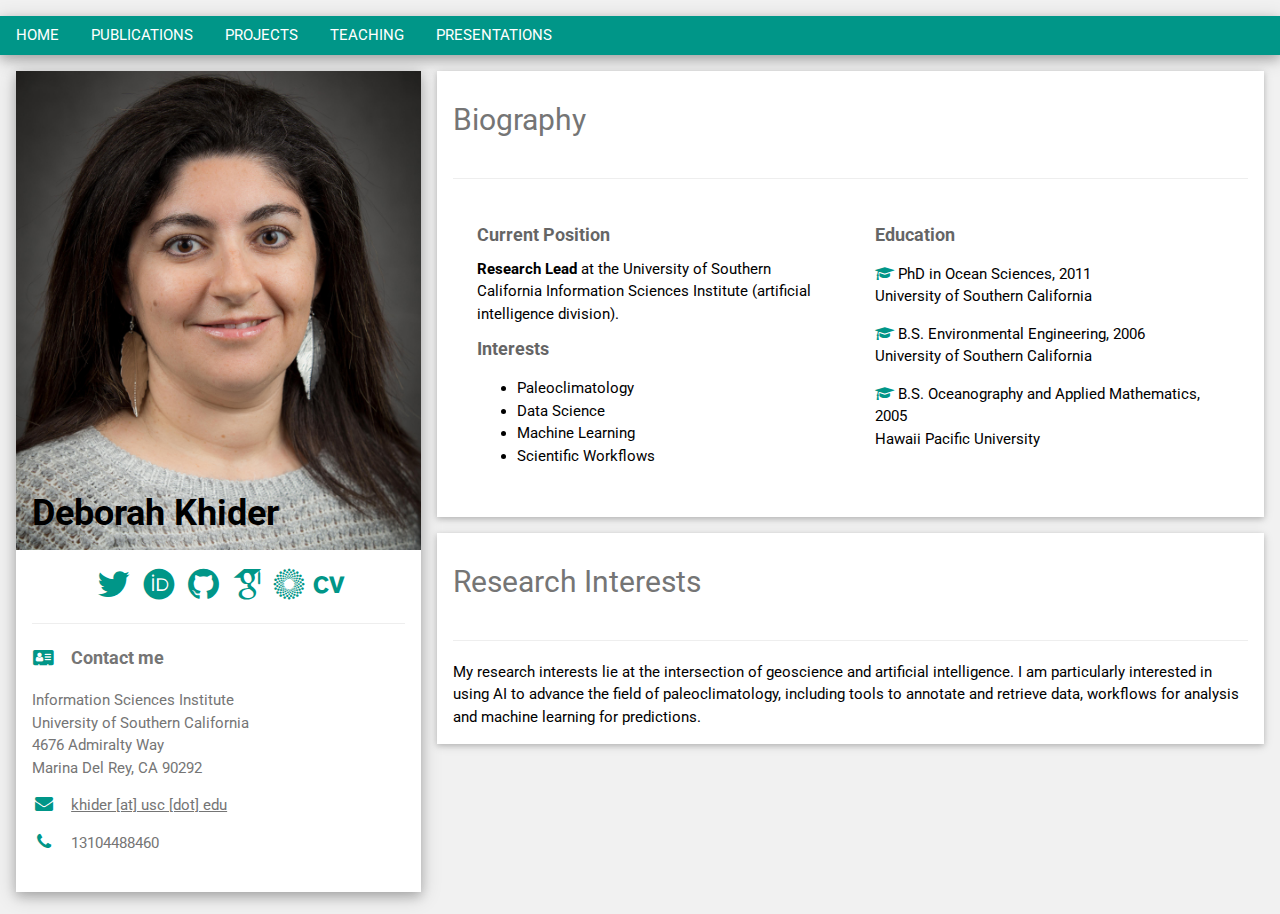
<file: index.html>
<!DOCTYPE html>
<html>
<title>Deborah Khider's personal webpage</title>
<meta charset="UTF-8">
<meta name="viewport" content="width=device-width, initial-scale=1">
<link rel="stylesheet" href="./stylesheets/w3cstyle.css">
<link rel="stylesheet" href="https://fonts.googleapis.com/css?family=Roboto">
<link rel="stylesheet" href="https://cdnjs.cloudflare.com/ajax/libs/font-awesome/4.7.0/css/font-awesome.min.css">
<link rel="stylesheet" href="./stylesheets/academicons.css"/>
<style>
html,body,h1,h2,h3,h4,h5,h6 {font-family: "Roboto", sans-serif}
</style>
<body class="w3-light-grey">

<!-- Page Container -->
<div class="w3-content w3-margin-top" style="max-width:1400px;">

	<div class="w3-bar w3-teal w3-margin-bottom w3-card-4">
		<a href="#" class="w3-bar-item w3-button w3-padding-xlarge">HOME</a>
		<a href="pubs.html" class="w3-bar-item w3-button w3-padding-xlarge">PUBLICATIONS</a>
		<a href="projs.html" class="w3-bar-item w3-button w3-padding-xlarge">PROJECTS</a>
		<a href="teaching.html" class="w3-bar-item w3-button w3-padding-xlarge">TEACHING</a>
		<a href="presentations.html" class="w3-bar-item w3-button w3-padding-xlarge">PRESENTATIONS</a>			
	</div>

  <!-- The Grid -->
  <div class="w3-row-padding">
  
    <!-- Left Column -->
    <div class="w3-third">
    
     <div class="w3-white w3-text-grey w3-card-4">
        <div class="w3-display-container">
          <img src="./image/avatar_half.jpg" style="width:100%" alt="Avatar">
          <div class="w3-display-bottomleft w3-container w3-text-black">
			  <h1><b>Deborah Khider</b></h1>
          </div>
        </div>
		 
        <div class="w3-container">
          <!-- <p><i class="fa fa-briefcase fa-fw w3-margin-right w3-large w3-text-teal"></i>Designer</p>
          <p><i class="fa fa-home fa-fw w3-margin-right w3-large w3-text-teal"></i>London, UK</p>
          <p><i class="fa fa-envelope fa-fw w3-margin-right w3-large w3-text-teal"></i>ex@mail.com</p>
          <p><i class="fa fa-phone fa-fw w3-margin-right w3-large w3-text-teal"></i>1224435534</p> -->
		  <p style="text-align:center"><a href="https://twitter.com/dkhider"><i class="fa fa-twitter fa-fw w3-xxlarge w3-text-teal w3-hover-opacity"></i></a>
		  <a href="https://orcid.org/0000-0001-7501-8430"><i class="ai ai-orcid w3-xxlarge w3-text-teal w3-hover-opacity"></i></a>
		  <a href="https://github.com/khider"><i class="fa fa-github fa-fw w3-xxlarge w3-text-teal w3-hover-opacity"></i></a> 
		  <a href="https://scholar.google.com/citations?user=h1zqnCwAAAAJ&hl=en"><i class="ai ai-google-scholar w3-xxlarge w3-text-teal w3-hover-opacity"></i></a>
		  <a href="https://figshare.com/authors/Deborah_Khider/4673140"><i class="ai ai-figshare w3-xxlarge w3-text-teal w3-hover-opacity"></i></a>
		  <a href="./files/CV.pdf"><i class="ai ai-cv w3-xxlarge w3-text-teal w3-hover-opacity"></i></a>
		  </p>
          <hr>

          <p class="w3-large w3-text-theme"><b><i class="fa fa-address-card fa-fw w3-margin-right w3-text-teal"></i>Contact me</b></p>
			<p>Information Sciences Institute<br>
			University of Southern California<br>
			4676 Admiralty Way<br>
			Marina Del Rey, CA 90292</p>
			<p><i class="fa fa-envelope fa-fw w3-margin-right w3-large w3-text-teal"></i><a href ="mailto:khider@usc.edu">khider [at] usc [dot] edu</a></p>
		  	<p><i class="fa fa-phone fa-fw w3-margin-right w3-large w3-text-teal"></i>13104488460</p>
			<i class="fas fa-map-marker-alt"></i>
          <br>
        </div>
      </div><br>

    <!-- End Left Column -->
    </div>

    <!-- Right Column -->
    <div class="w3-twothird">
    
      <div class="w3-container w3-card w3-white w3-margin-bottom">
        <h2 class="w3-text-grey w3-padding-16">Biography</h2>
		 <hr> 
        <div class="w3-half w3-padding-large">
		  <h5 class="w3-opacity"><b>Current Position </b></h5>	
			<b>Research Lead</b> at the University of Southern California Information Sciences Institute (artificial intelligence division).
          <h5 class="w3-opacity"><b>Interests</b></h5>
          <!--<h6 class="w3-text-teal"><i class="fa fa-calendar fa-fw w3-margin-right"></i>Jan 2015 - <span class="w3-tag w3-teal w3-round">Current</span></h6>-->
		<ul>
			<li> Paleoclimatology</li>
			<li> Data Science</li>
			<li> Machine Learning</li>
			<li> Scientific Workflows</li>
			</ul>
		<br>	
        </div>
		 
		<div class="w3-half w3-padding-large">
          <h5 class="w3-opacity"><b>Education</b></h5>
          <p class="w3-text-theme"><i class="fa fa-graduation-cap w3-text-teal"></i>  PhD in Ocean Sciences, 2011 <br> University of Southern California</p>
		  <p class="w3-text-theme"><i class="fa fa-graduation-cap w3-text-teal"></i>  B.S. Environmental Engineering, 2006 <br> University of Southern California</p>	
		  <p class="w3-text-theme"><i class="fa fa-graduation-cap w3-text-teal"></i>  B.S. Oceanography and Applied Mathematics, 2005 <br> Hawaii Pacific University</p>
        <br>
		  </div><br></div>
		  <!-- Research interests -->
    
      <div class="w3-container w3-card w3-white w3-margin-bottom">
        <h2 class="w3-text-grey w3-padding-16">Research Interests</h2>
		  <hr>
		  <p class="w3-text-theme">My research interests lie at the intersection of geoscience and artificial intelligence. I am particularly interested in using AI to advance the field of paleoclimatology, including tools to annotate and retrieve data, workflows for analysis and machine learning for predictions. </p>
			</div>
		  
		<!--
        <div class="w3-container">
          <h5 class="w3-opacity"><b>Web Developer / something.com</b></h5>
          <h6 class="w3-text-teal"><i class="fa fa-calendar fa-fw w3-margin-right"></i>Mar 2012 - Dec 2014</h6>
          <p>Consectetur adipisicing elit. Praesentium magnam consectetur vel in deserunt aspernatur est reprehenderit sunt hic. Nulla tempora soluta ea et odio, unde doloremque repellendus iure, iste.</p>
          <hr>
        </div>
        <div class="w3-container">
          <h5 class="w3-opacity"><b>Graphic Designer / designsomething.com</b></h5>
          <h6 class="w3-text-teal"><i class="fa fa-calendar fa-fw w3-margin-right"></i>Jun 2010 - Mar 2012</h6>
          <p>Lorem ipsum dolor sit amet, consectetur adipisicing elit. </p><br>
        </div>
      </div>-->

      <!--<div class="w3-container w3-card w3-white">
        <h2 class="w3-text-grey w3-padding-16"><i class="fa fa-certificate fa-fw w3-margin-right w3-xxlarge w3-text-teal"></i>Education</h2>
        <div class="w3-container">
          <h5 class="w3-opacity"><b>W3Schools.com</b></h5>
          <h6 class="w3-text-teal"><i class="fa fa-calendar fa-fw w3-margin-right"></i>Forever</h6>
          <p>Web Development! All I need to know in one place</p>
          <hr>
        </div>
        <div class="w3-container">
          <h5 class="w3-opacity"><b>London Business School</b></h5>
          <h6 class="w3-text-teal"><i class="fa fa-calendar fa-fw w3-margin-right"></i>2013 - 2015</h6>
          <p>Master Degree</p>
          <hr>
        </div>
        <div class="w3-container">
          <h5 class="w3-opacity"><b>School of Coding</b></h5>
          <h6 class="w3-text-teal"><i class="fa fa-calendar fa-fw w3-margin-right"></i>2010 - 2013</h6>
          <p>Bachelor Degree</p><br>
        </div>
      </div>-->

    <!-- End Right Column -->
    </div>
    
  <!-- End Grid -->
  </div>
  
  <!-- End Page Container -->
</div>



</body>
</html>
</file>
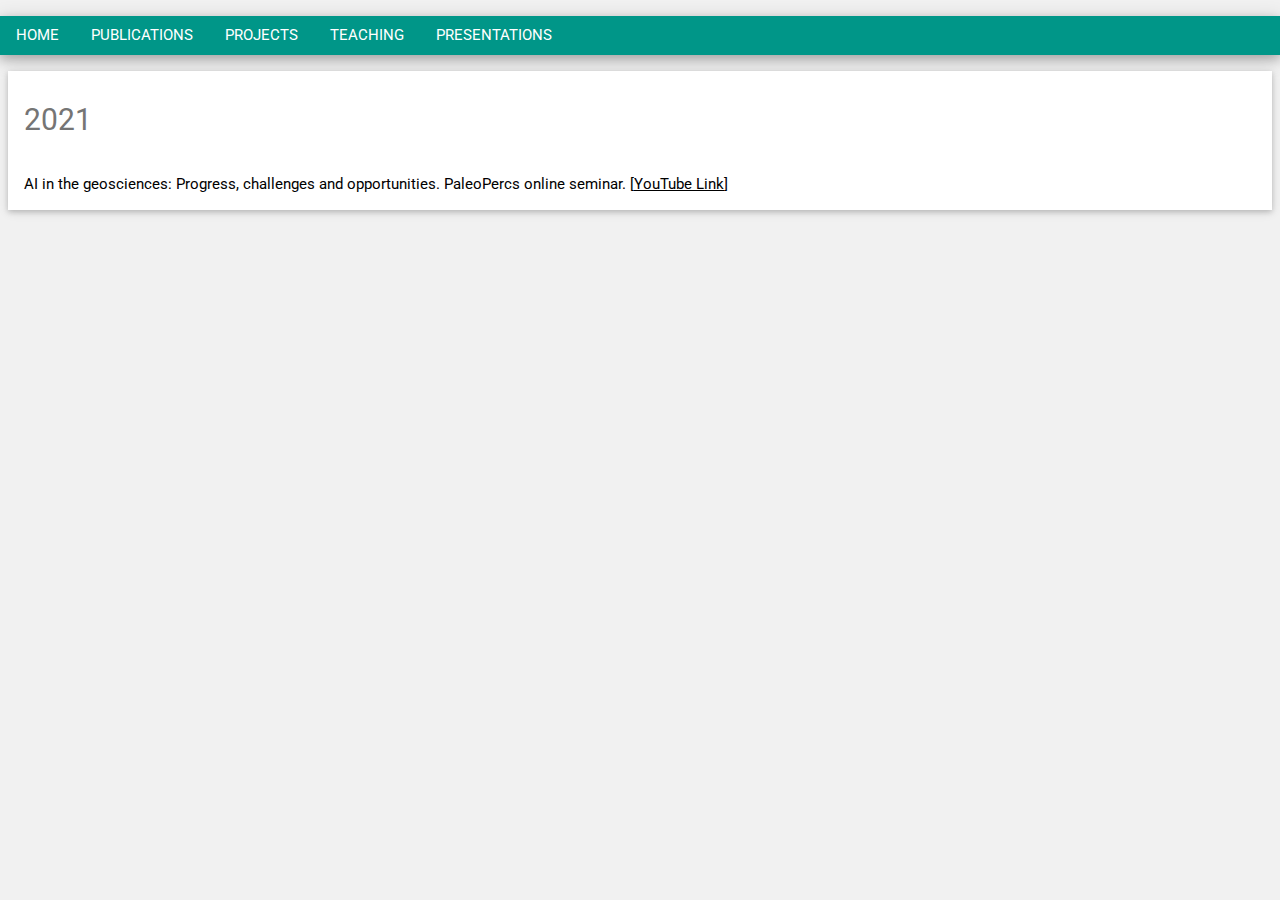
<file: presentations.html>
<!DOCTYPE html>
<html>
<title>Deborah Khider's personal webpage - Presentations</title>
<meta charset="UTF-8">
<meta name="viewport" content="width=device-width, initial-scale=1">
<link rel="stylesheet" href="./stylesheets/w3cstyle.css">
<link rel="stylesheet" href="https://fonts.googleapis.com/css?family=Roboto">
<link rel="stylesheet" href="https://cdnjs.cloudflare.com/ajax/libs/font-awesome/4.7.0/css/font-awesome.min.css">
<link rel="stylesheet" href="./stylesheets/academicons.css"/>
<style>
html,body,h1,h2,h3,h4,h5,h6 {font-family: "Roboto", sans-serif}
</style>
<body class="w3-light-grey">

<!-- Page Container -->
<div class="w3-content w3-margin-top" style="max-width:1400px;">

	<div class="w3-bar w3-teal w3-margin-bottom w3-card-4">
		<a href="index.html" class="w3-bar-item w3-button w3-padding-xlarge">HOME</a>
		<a href="pubs.hml" class="w3-bar-item w3-button w3-padding-xlarge">PUBLICATIONS</a>
		<a href="projs.html" class="w3-bar-item w3-button w3-padding-xlarge">PROJECTS</a>
		<a href="teaching.html" class="w3-bar-item w3-button w3-padding-xlarge">TEACHING</a>
		<a href="#" class="w3-bar-item w3-button w3-padding-xlarge">PRESENTATIONS</a>			
	</div>

  <!-- The Grid -->
  <div class="w3-row-padding">
     
     <div class="w3-container w3-card w3-white w3-margin-bottom">
        <h2 class="w3-text-grey w3-padding-16">2021</h2>
		  <p> AI in the geosciences: Progress, challenges and opportunities. PaleoPercs online seminar. [<a href="https://www.youtube.com/watch?v=tWtl2VyGqyI">YouTube Link</a>]</p>
	  </div>
	</div>
	    
  <!-- End Page Container -->
</div>
</body>
</html>
</file>
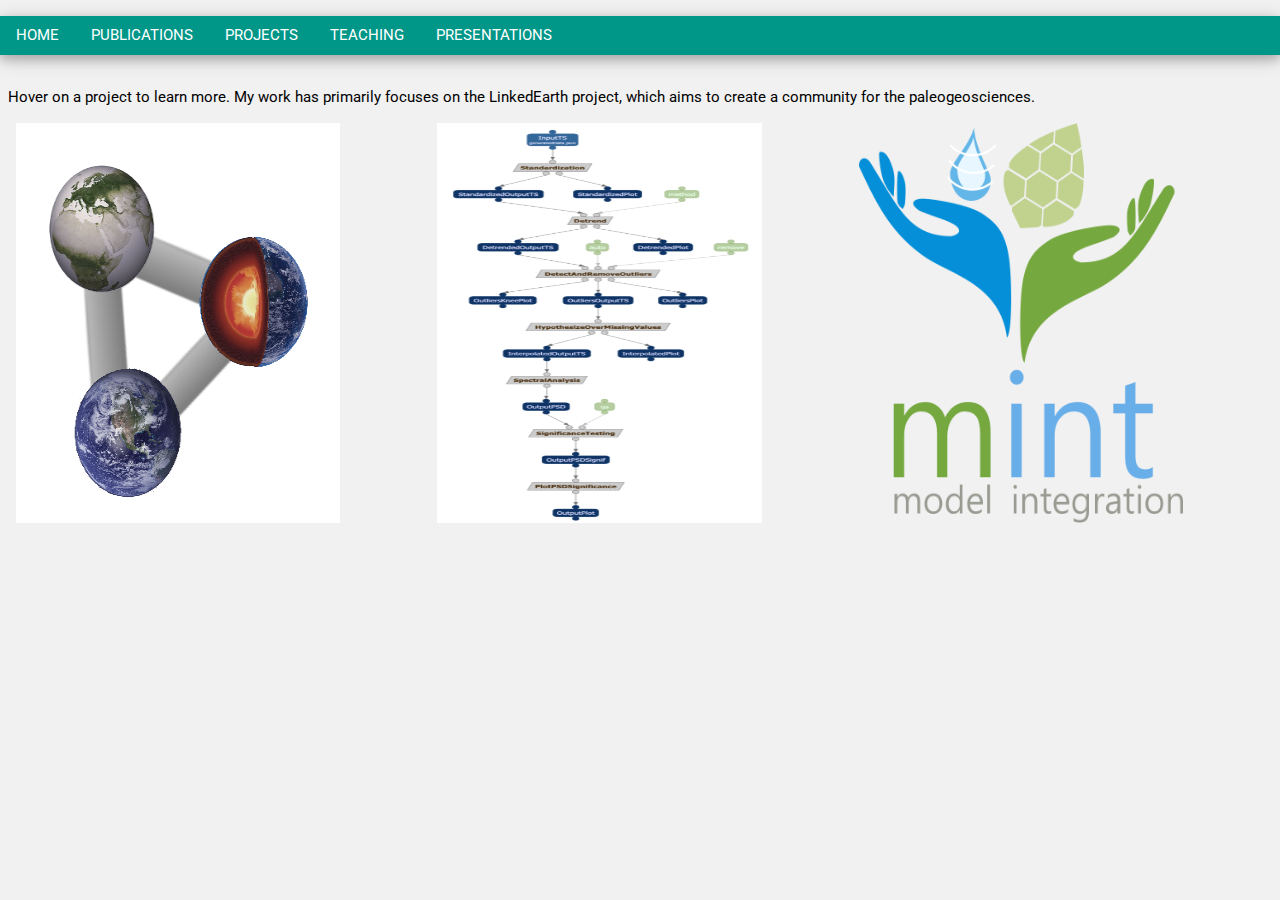
<file: projs.html>
<!DOCTYPE html>
<html>
<title>Deborah Khider's personal webpage - Projects</title>
<meta charset="UTF-8">
<meta name="viewport" content="width=device-width, initial-scale=1">
<link rel="stylesheet" href="./stylesheets/w3cstyle.css">
<link rel="stylesheet" href="https://fonts.googleapis.com/css?family=Roboto">
<link rel="stylesheet" href="https://cdnjs.cloudflare.com/ajax/libs/font-awesome/4.7.0/css/font-awesome.min.css">
<link rel="stylesheet" href="./stylesheets/academicons.css"/>
<style>
html,body,h1,h2,h3,h4,h5,h6 {font-family: "Roboto", sans-serif}
.container {
  position: relative;
  width: 80%;
}

.image {
  display: block;
  width: 100%;
  height: 400px;
}

.overlay {
  position: absolute;
  top: 0;
  bottom: 0;
  left: 0;
  right: 0;
  height: 100%;
  width: 100%;
  opacity: 0;
  transition: .5s ease;
  background-color: #009688;
}

.container:hover .overlay {
  opacity: 1;
}

.text {
  color: white;
  font-size: 20px;
  position: absolute;
  top: 50%;
  left: 50%;
  -webkit-transform: translate(-50%, -50%);
  -ms-transform: translate(-50%, -50%);
  transform: translate(-50%, -50%);
  text-align: center;
}
</style>
<body class="w3-light-grey">

<!-- Page Container -->
<div class="w3-content w3-margin-top" style="max-width:1400px;">

	<div class="w3-bar w3-teal w3-margin-bottom w3-card-4">
		<a href="index.html" class="w3-bar-item w3-button w3-padding-xlarge">HOME</a>
		<a href="pubs.html" class="w3-bar-item w3-button w3-padding-xlarge">PUBLICATIONS</a>
		<a href="#" class="w3-bar-item w3-button w3-padding-xlarge">PROJECTS</a>
		<a href="teaching.html" class="w3-bar-item w3-button w3-padding-xlarge">TEACHING</a>
		<a href="presentations.html" class="w3-bar-item w3-button w3-padding-xlarge">PRESENTATIONS</a>			
	</div>

<div class="w3-row-padding">
	<p> Hover on a project to learn more. My work has primarily focuses on the LinkedEarth project, which aims to create a community for the paleogeosciences. </p>
<!-- boxes -->
	
<div class="w3-third">
<div class="container">
  <img src="./image/linkedEarth.png" alt="LinkedEarth Logo" class="image">
  <div class="overlay">
    <div class="text">
		<h3><a href="http://linked.earth">LinkedEarth</a></h3>
		<p>The EarthCube-funded LinkedEarth project aims at helping paleogeoscientists to better organize and share data and code.</p>
	  </div>
  </div>
</div>
	</div>	
	
	
<div class="w3-third">
<div class="container">
  <img src="./image/autoTS.png" alt="autoTS" class="image">
  <div class="overlay">
    <div class="text">
		<h3><a href="https://knowledgecaptureanddiscovery.github.io/autoTS/">autoTS</a></h3>
		<p>Automated Machine Learning for Time Series Analysis.</p>
		</div>
  </div>
</div>
	</div>	

<div class="w3-third">
<div class="container">
  <img src="./image/mint.png" alt="Mint Logo" class="image">
  <div class="overlay">
    <div class="text">
		<h3><a href="http://mint-project.info/overview.html">MINT</a></h3>
		<p>MINT aims to develop an environment in which models fron different disciplines can be intergrated seamlessly.</p>
	  </div>
  </div>
</div>
	</div>	
	</div>	
	
 <!-- End Page Container -->
</div>
</body>
</html>
</file>
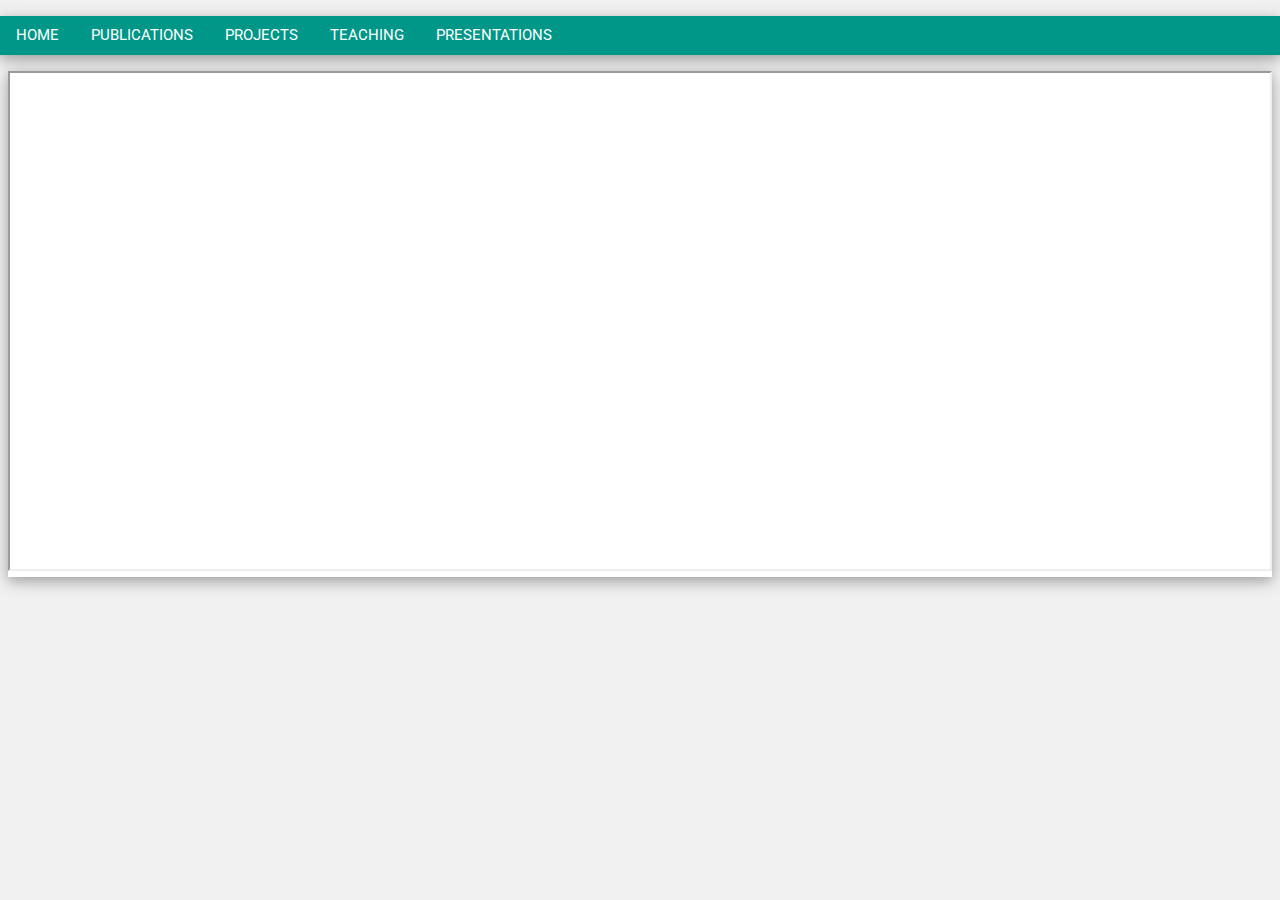
<file: pubs.html>
<!DOCTYPE html>
<html>
<title>Deborah Khider's personal webpage - Publications</title>
<meta charset="UTF-8">
<meta name="viewport" content="width=device-width, initial-scale=1">
<link rel="stylesheet" href="./stylesheets/w3cstyle.css">
<link rel="stylesheet" href="https://fonts.googleapis.com/css?family=Roboto">
<link rel="stylesheet" href="https://cdnjs.cloudflare.com/ajax/libs/font-awesome/4.7.0/css/font-awesome.min.css">
<link rel="stylesheet" href="./stylesheets/academicons.css"/>
<style>
html,body,h1,h2,h3,h4,h5,h6 {font-family: "Roboto", sans-serif}
</style>
<body class="w3-light-grey">

<!-- Page Container -->
<div class="w3-content w3-margin-top" style="max-width:1400px;">

	<div class="w3-bar w3-teal w3-margin-bottom w3-card-4">
		<a href="index.html" class="w3-bar-item w3-button w3-padding-xlarge">HOME</a>
		<a href="#" class="w3-bar-item w3-button w3-padding-xlarge">PUBLICATIONS</a>
		<a href="projs.html" class="w3-bar-item w3-button w3-padding-xlarge">PROJECTS</a>
		<a href="teaching.html" class="w3-bar-item w3-button w3-padding-xlarge">TEACHING</a>
		<a href="#presentations.html" class="w3-bar-item w3-button w3-padding-xlarge">PRESENTATIONS</a>
	</div>

  <!-- The Grid -->
  <div class="w3-row-padding">

     <div class="w3-white w3-text-grey w3-card-4" style="min-height:500px">
		 <iframe src="https://bibbase.org/show?bib=https%3A%2F%2Fapi.zotero.org%2Fusers%2F5936637%2Fcollections%2FMTMWFT3Q%2Fitems%3Fkey%3DdB9lwcJrzs2q4CGlqfNE7Q6V%26format%3Dbibtex%26limit%3D100" width="100%" height="500px" scrolling="yes"></iframe>

      </div>
    </div>


  <!-- End Page Container -->
</div>


</body>
</html>
</file>
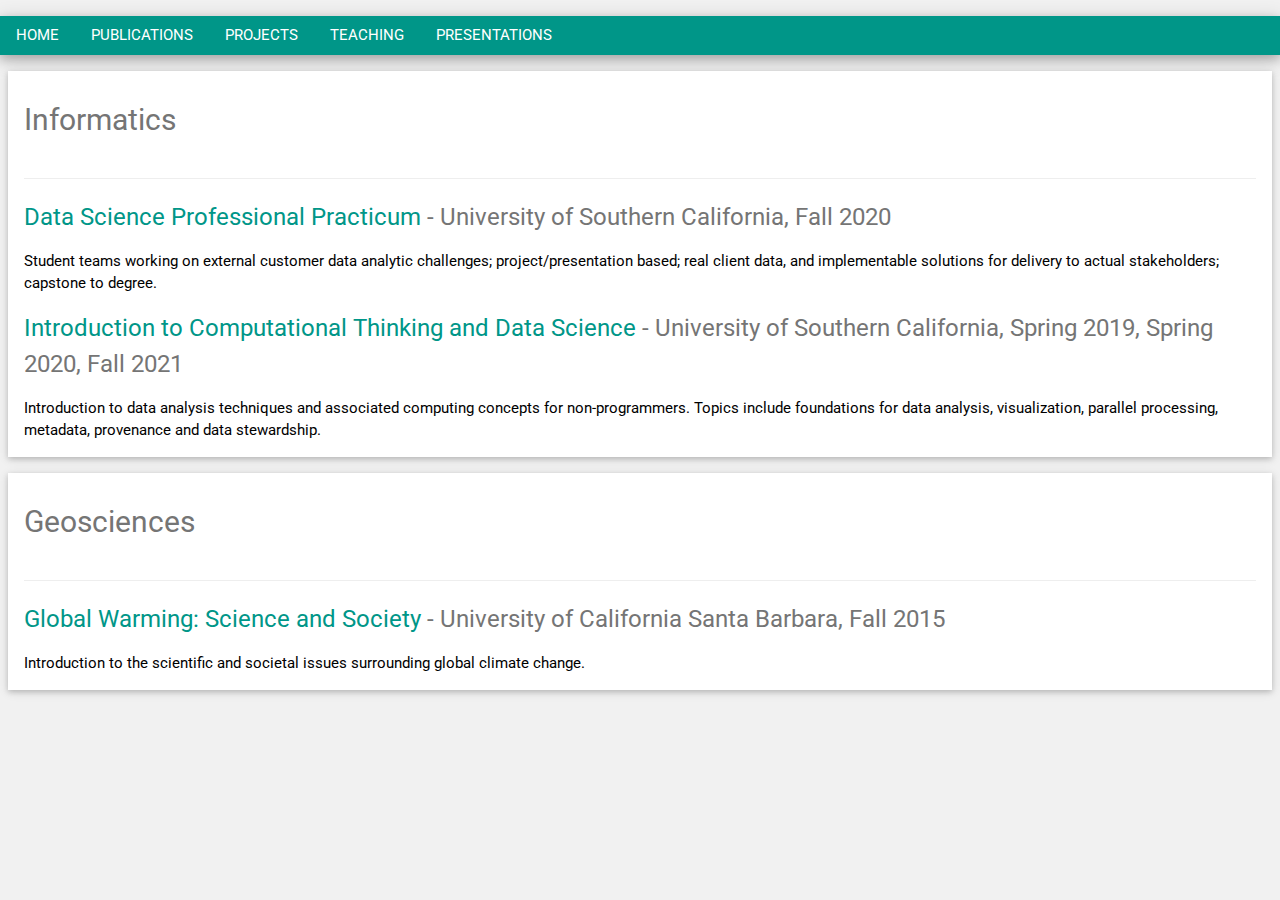
<file: teaching.html>
<!DOCTYPE html>
<html>
<title>Deborah Khider's personal webpage - Teaching</title>
<meta charset="UTF-8">
<meta name="viewport" content="width=device-width, initial-scale=1">
<link rel="stylesheet" href="./stylesheets/w3cstyle.css">
<link rel="stylesheet" href="https://fonts.googleapis.com/css?family=Roboto">
<link rel="stylesheet" href="https://cdnjs.cloudflare.com/ajax/libs/font-awesome/4.7.0/css/font-awesome.min.css">
<link rel="stylesheet" href="./stylesheets/academicons.css"/>
<style>
html,body,h1,h2,h3,h4,h5,h6 {font-family: "Roboto", sans-serif}
</style>
<body class="w3-light-grey">

<!-- Page Container -->
<div class="w3-content w3-margin-top" style="max-width:1400px;">

	<div class="w3-bar w3-teal w3-margin-bottom w3-card-4">
		<a href="index.html" class="w3-bar-item w3-button w3-padding-xlarge">HOME</a>
		<a href="pubs.hml" class="w3-bar-item w3-button w3-padding-xlarge">PUBLICATIONS</a>
		<a href="projs.html" class="w3-bar-item w3-button w3-padding-xlarge">PROJECTS</a>
		<a href="#" class="w3-bar-item w3-button w3-padding-xlarge">TEACHING</a>
		<a href="presentations.html" class="w3-bar-item w3-button w3-padding-xlarge">PRESENTATIONS</a>			
	</div>

  <!-- The Grid -->
  <div class="w3-row-padding">
     
     <div class="w3-container w3-card w3-white w3-margin-bottom">
        <h2 class="w3-text-grey w3-padding-16">Informatics</h2>
		 <hr>
		 <h3 class="w3-text-gray"><a class="w3-text-teal">Data Science Professional Practicum</a> - University of Southern California, Fall 2020</h3>
		  <p> Student teams working on external customer data analytic challenges; project/presentation based; real client data, and implementable solutions for delivery to actual stakeholders; capstone to degree. </p>
		 <h3 class="w3-text-gray"><a class="w3-text-teal">Introduction to Computational Thinking and Data Science</a> - University of Southern California, Spring 2019, Spring 2020, Fall 2021</h3>
		  <p> Introduction to data analysis techniques and associated computing concepts for non-programmers. Topics include foundations for data analysis, visualization, parallel processing, metadata, provenance and data stewardship. </p>
		 
      </div>
	 
	  <div class="w3-container w3-card w3-white w3-margin-bottom">
        <h2 class="w3-text-grey w3-padding-16">Geosciences</h2>
		 <hr>        
		  <h3 class="w3-text-gray"><a class="w3-text-teal">Global Warming: Science and Society</a> - University of California Santa Barbara, Fall 2015</h3>
		  <p>  Introduction to the scientific and societal issues surrounding global climate change. </p>
      </div>
	  
    </div>

    
  <!-- End Page Container -->
</div>



</body>
</html>
</file>
<file: stylesheets/academicons.css>
/*
 *  Academicons 1.8.6 by James Walsh (https://github.com/jpswalsh) and Katja Bercic (https://github.com/katjabercic)
 *  Fonts generated using the IcoMoon app - http://icomoon.io/app
 *  Square icons designed to be used alongside Font Awesome square icons - https://fortawesome.github.io/Font-Awesome/
 *  Licenses - Font: SIL OFL 1.1, CSS: MIT License
 */
@font-face {
    font-family: 'Academicons';
    src:url('../fonts/academicons.eot?v=1.8.6');
    src:url('../fonts/academicons.eot?v=1.8.6') format('embedded-opentype'),
        url('../fonts/academicons.ttf?v=1.8.6') format('truetype'),
        url('../fonts/academicons.woff?v=1.8.6') format('woff'),
        url('../fonts/academicons.svg?v=1.8.6#academicons') format('svg');
    font-weight: normal;
    font-style: normal;
}
.ai {
	display:inline-block;
	font:normal normal normal 14px/1 Academicons;
	font-size:inherit;
	text-rendering:auto;
	-webkit-font-smoothing:antialiased;
	-moz-osx-font-smoothing:grayscale;
}
.ai-academia:before {
  content: "\e9af";
}
.ai-academia-square:before {
  content: "\e93d";
}
.ai-acclaim:before {
  content: "\e92e";
}
.ai-acclaim-square:before {
  content: "\e93a";
}
.ai-acm:before {
  content: "\e93c";
}
.ai-acm-square:before {
  content: "\e95d";
}
.ai-acmdl:before {
  content: "\e96a";
}
.ai-acmdl-square:before {
  content: "\e9d3";
}
.ai-ads:before {
  content: "\e9cb";
}
.ai-ads-square:before {
  content: "\e94a";
}
.ai-arxiv:before {
  content: "\e974";
}
.ai-arxiv-square:before {
  content: "\e9a6";
}
.ai-biorxiv:before {
  content: "\e9a2";
}
.ai-biorxiv-square:before {
  content: "\e98b";
}
.ai-ceur:before {
  content: "\e96d";
}
.ai-ceur-square:before {
  content: "\e92f";
}
.ai-coursera:before {
  content: "\e95f";
}
.ai-coursera-square:before {
  content: "\e97f";
}
.ai-cv:before {
  content: "\e9a5";
}
.ai-cv-square:before {
  content: "\e90a";
}
.ai-dataverse:before {
  content: "\e9f7";
}
.ai-dataverse-square:before {
  content: "\e9e4";
}
.ai-dblp:before {
  content: "\e94f";
}
.ai-dblp-square:before {
  content: "\e93f";
}
.ai-depsy:before {
  content: "\e97a";
}
.ai-depsy-square:before {
  content: "\e94b";
}
.ai-doi:before {
  content: "\e97e";
}
.ai-doi-square:before {
  content: "\e98f";
}
.ai-dryad:before {
  content: "\e97c";
}
.ai-dryad-square:before {
  content: "\e98c";
}
.ai-figshare:before {
  content: "\e981";
}
.ai-figshare-square:before {
  content: "\e9e7";
}
.ai-google-scholar:before {
  content: "\e9d4";
}
.ai-google-scholar-square:before {
  content: "\e9f9";
}
.ai-ideas-repec:before {
  content: "\e9ed";
}
.ai-ideas-repec-square:before {
  content: "\e9f8";
}
.ai-ieee:before {
  content: "\e929";
}
.ai-ieee-square:before {
  content: "\e9b9";
}
.ai-impactstory:before {
  content: "\e9cf";
}
.ai-impactstory-square:before {
  content: "\e9aa";
}
.ai-inspire:before {
  content: "\e9e9";
}
.ai-inspire-square:before {
  content: "\e9fe";
}
.ai-lattes:before {
  content: "\e9b3";
}
.ai-lattes-square:before {
  content: "\e99c";
}
.ai-mathoverflow:before {
  content: "\e9f6";
}
.ai-mathoverflow-square:before {
  content: "\e97b";
}
.ai-mendeley:before {
  content: "\e9f0";
}
.ai-mendeley-square:before {
  content: "\e9f3";
}
.ai-open-access:before {
  content: "\e939";
}
.ai-open-access-square:before {
  content: "\e9f4";
}
.ai-orcid:before {
  content: "\e9d9";
}
.ai-orcid-square:before {
  content: "\e9c3";
}
.ai-osf:before {
  content: "\e9ef";
}
.ai-osf-square:before {
  content: "\e931";
}
.ai-overleaf:before {
  content: "\e914";
}
.ai-overleaf-square:before {
  content: "\e98d";
}
.ai-philpapers:before {
  content: "\e98a";
}
.ai-philpapers-square:before {
  content: "\e96f";
}
.ai-piazza:before {
  content: "\e99a";
}
.ai-piazza-square:before {
  content: "\e90c";
}
.ai-publons:before {
  content: "\e937";
}
.ai-publons-square:before {
  content: "\e94e";
}
.ai-pubmed:before {
  content: "\e99f";
}
.ai-pubmed-square:before {
  content: "\e97d";
}
.ai-researcherid:before {
  content: "\e91a";
}
.ai-researcherid-square:before {
  content: "\e95c";
}
.ai-researchgate:before {
  content: "\e95e";
}
.ai-researchgate-square:before {
  content: "\e99e";
}
.ai-scirate:before {
  content: "\e98e";
}
.ai-scirate-square:before {
  content: "\e99d";
}
.ai-semantic-scholar:before {
  content: "\e96e";
}
.ai-semantic-scholar-square:before {
  content: "\e96c";
}
.ai-springer:before {
  content: "\e928";
}
.ai-springer-square:before {
  content: "\e99b";
}
.ai-zotero:before {
  content: "\e962";
}
.ai-zotero-square:before {
  content: "\e932";
}
/*  Duplication of the FontAwesome style classes using 'ai' in place of 'fa'. */
.ai-lg {
  font-size: 1.33333333em;
  line-height: 0.75em;
  vertical-align: -15%;
}
.ai-2x {
  font-size: 2em;
}
.ai-3x {
  font-size: 3em;
}
.ai-4x {
  font-size: 4em;
}
.ai-5x {
  font-size: 5em;
}
.ai-fw {
  width: 1.28571429em;
  text-align: center;
}
.ai-ul {
  padding-left: 0;
  margin-left: 2.14285714em;
  list-style-type: none;
}
.ai-ul > li {
  position: relative;
}
.ai-li {
  position: absolute;
  left: -2.14285714em;
  width: 2.14285714em;
  top: 0.14285714em;
  text-align: center;
}
.ai-li.fa-lg {
  left: -1.85714286em;
}
.ai-border {
  padding: .2em .25em .15em;
  border: solid 0.08em #eeeeee;
  border-radius: .1em;
}
.ai-pull-left {
  float: left;
}
.ai-pull-right {
  float: right;
}
.ai.fa-pull-left {
  margin-right: .3em;
}
.ai.fa-pull-right {
  margin-left: .3em;
}
/*  
 *  Repeat of the FontAwesome style classes to prevent override if academicons.css
 *  is called after font-awesome.css.
 */
.fa-lg {
  font-size: 1.33333333em;
  line-height: 0.75em;
  vertical-align: -15%;
}
.fa-2x {
  font-size: 2em;
}
.fa-3x {
  font-size: 3em;
}
.fa-4x {
  font-size: 4em;
}
.fa-5x {
  font-size: 5em;
}
.fa-fw {
  width: 1.28571429em;
  text-align: center;
}
.fa-ul {
  padding-left: 0;
  margin-left: 2.14285714em;
  list-style-type: none;
}
.fa-ul > li {
  position: relative;
}
.fa-li {
  position: absolute;
  left: -2.14285714em;
  width: 2.14285714em;
  top: 0.14285714em;
  text-align: center;
}
.fa-li.fa-lg {
  left: -1.85714286em;
}
.fa-border {
  padding: .2em .25em .15em;
  border: solid 0.08em #eeeeee;
  border-radius: .1em;
}
.fa-pull-left {
  float: left;
}
.fa-pull-right {
  float: right;
}
.fa.fa-pull-left {
  margin-right: .3em;
}
.fa.fa-pull-right {
  margin-left: .3em;
}
</file>
<file: stylesheets/w3cstyle.css>
@charset "UTF-8";
/* CSS Document */

/* W3.CSS 4.13 June 2019 by Jan Egil and Borge Refsnes */
html{box-sizing:border-box}*,*:before,*:after{box-sizing:inherit}
/* Extract from normalize.css by Nicolas Gallagher and Jonathan Neal git.io/normalize */
html{-ms-text-size-adjust:100%;-webkit-text-size-adjust:100%}body{margin:0}
article,aside,details,figcaption,figure,footer,header,main,menu,nav,section{display:block}summary{display:list-item}
audio,canvas,progress,video{display:inline-block}progress{vertical-align:baseline}
audio:not([controls]){display:none;height:0}[hidden],template{display:none}
a{background-color:transparent}a:active,a:hover{outline-width:0}
abbr[title]{border-bottom:none;text-decoration:underline;text-decoration:underline dotted}
b,strong{font-weight:bolder}dfn{font-style:italic}mark{background:#ff0;color:#000}
small{font-size:80%}sub,sup{font-size:75%;line-height:0;position:relative;vertical-align:baseline}
sub{bottom:-0.25em}sup{top:-0.5em}figure{margin:1em 40px}img{border-style:none}
code,kbd,pre,samp{font-family:monospace,monospace;font-size:1em}hr{box-sizing:content-box;height:0;overflow:visible}
button,input,select,textarea,optgroup{font:inherit;margin:0}optgroup{font-weight:bold}
button,input{overflow:visible}button,select{text-transform:none}
button,[type=button],[type=reset],[type=submit]{-webkit-appearance:button}
button::-moz-focus-inner,[type=button]::-moz-focus-inner,[type=reset]::-moz-focus-inner,[type=submit]::-moz-focus-inner{border-style:none;padding:0}
button:-moz-focusring,[type=button]:-moz-focusring,[type=reset]:-moz-focusring,[type=submit]:-moz-focusring{outline:1px dotted ButtonText}
fieldset{border:1px solid #c0c0c0;margin:0 2px;padding:.35em .625em .75em}
legend{color:inherit;display:table;max-width:100%;padding:0;white-space:normal}textarea{overflow:auto}
[type=checkbox],[type=radio]{padding:0}
[type=number]::-webkit-inner-spin-button,[type=number]::-webkit-outer-spin-button{height:auto}
[type=search]{-webkit-appearance:textfield;outline-offset:-2px}
[type=search]::-webkit-search-decoration{-webkit-appearance:none}
::-webkit-file-upload-button{-webkit-appearance:button;font:inherit}
/* End extract */
html,body{font-family:Verdana,sans-serif;font-size:15px;line-height:1.5}html{overflow-x:hidden}
h1{font-size:36px}h2{font-size:30px}h3{font-size:24px}h4{font-size:20px}h5{font-size:18px}h6{font-size:16px}.w3-serif{font-family:serif}
h1,h2,h3,h4,h5,h6{font-family:"Segoe UI",Arial,sans-serif;font-weight:400;margin:10px 0}.w3-wide{letter-spacing:4px}
hr{border:0;border-top:1px solid #eee;margin:20px 0}
.w3-image{max-width:100%;height:auto}img{vertical-align:middle}a{color:inherit}
.w3-table,.w3-table-all{border-collapse:collapse;border-spacing:0;width:100%;display:table}.w3-table-all{border:1px solid #ccc}
.w3-bordered tr,.w3-table-all tr{border-bottom:1px solid #ddd}.w3-striped tbody tr:nth-child(even){background-color:#f1f1f1}
.w3-table-all tr:nth-child(odd){background-color:#fff}.w3-table-all tr:nth-child(even){background-color:#f1f1f1}
.w3-hoverable tbody tr:hover,.w3-ul.w3-hoverable li:hover{background-color:#ccc}.w3-centered tr th,.w3-centered tr td{text-align:center}
.w3-table td,.w3-table th,.w3-table-all td,.w3-table-all th{padding:8px 8px;display:table-cell;text-align:left;vertical-align:top}
.w3-table th:first-child,.w3-table td:first-child,.w3-table-all th:first-child,.w3-table-all td:first-child{padding-left:16px}
.w3-btn,.w3-button{border:none;display:inline-block;padding:8px 16px;vertical-align:middle;overflow:hidden;text-decoration:none;color:inherit;background-color:inherit;text-align:center;cursor:pointer;white-space:nowrap}
.w3-btn:hover{box-shadow:0 8px 16px 0 rgba(0,0,0,0.2),0 6px 20px 0 rgba(0,0,0,0.19)}
.w3-btn,.w3-button{-webkit-touch-callout:none;-webkit-user-select:none;-khtml-user-select:none;-moz-user-select:none;-ms-user-select:none;user-select:none}   
.w3-disabled,.w3-btn:disabled,.w3-button:disabled{cursor:not-allowed;opacity:0.3}.w3-disabled *,:disabled *{pointer-events:none}
.w3-btn.w3-disabled:hover,.w3-btn:disabled:hover{box-shadow:none}
.w3-badge,.w3-tag{background-color:#000;color:#fff;display:inline-block;padding-left:8px;padding-right:8px;text-align:center}.w3-badge{border-radius:50%}
.w3-ul{list-style-type:none;padding:0;margin:0}.w3-ul li{padding:8px 16px;border-bottom:1px solid #ddd}.w3-ul li:last-child{border-bottom:none}
.w3-tooltip,.w3-display-container{position:relative}.w3-tooltip .w3-text{display:none}.w3-tooltip:hover .w3-text{display:inline-block}
.w3-ripple:active{opacity:0.5}.w3-ripple{transition:opacity 0s}
.w3-input{padding:8px;display:block;border:none;border-bottom:1px solid #ccc;width:100%}
.w3-select{padding:9px 0;width:100%;border:none;border-bottom:1px solid #ccc}
.w3-dropdown-click,.w3-dropdown-hover{position:relative;display:inline-block;cursor:pointer}
.w3-dropdown-hover:hover .w3-dropdown-content{display:block}
.w3-dropdown-hover:first-child,.w3-dropdown-click:hover{background-color:#ccc;color:#000}
.w3-dropdown-hover:hover > .w3-button:first-child,.w3-dropdown-click:hover > .w3-button:first-child{background-color:#ccc;color:#000}
.w3-dropdown-content{cursor:auto;color:#000;background-color:#fff;display:none;position:absolute;min-width:160px;margin:0;padding:0;z-index:1}
.w3-check,.w3-radio{width:24px;height:24px;position:relative;top:6px}
.w3-sidebar{height:100%;width:200px;background-color:#fff;position:fixed!important;z-index:1;overflow:auto}
.w3-bar-block .w3-dropdown-hover,.w3-bar-block .w3-dropdown-click{width:100%}
.w3-bar-block .w3-dropdown-hover .w3-dropdown-content,.w3-bar-block .w3-dropdown-click .w3-dropdown-content{min-width:100%}
.w3-bar-block .w3-dropdown-hover .w3-button,.w3-bar-block .w3-dropdown-click .w3-button{width:100%;text-align:left;padding:8px 16px}
.w3-main,#main{transition:margin-left .4s}
.w3-modal{z-index:3;display:none;padding-top:100px;position:fixed;left:0;top:0;width:100%;height:100%;overflow:auto;background-color:rgb(0,0,0);background-color:rgba(0,0,0,0.4)}
.w3-modal-content{margin:auto;background-color:#fff;position:relative;padding:0;outline:0;width:600px}
.w3-bar{width:100%;overflow:hidden}.w3-center .w3-bar{display:inline-block;width:auto}
.w3-bar .w3-bar-item{padding:8px 16px;float:left;width:auto;border:none;display:block;outline:0}
.w3-bar .w3-dropdown-hover,.w3-bar .w3-dropdown-click{position:static;float:left}
.w3-bar .w3-button{white-space:normal}
.w3-bar-block .w3-bar-item{width:100%;display:block;padding:8px 16px;text-align:left;border:none;white-space:normal;float:none;outline:0}
.w3-bar-block.w3-center .w3-bar-item{text-align:center}.w3-block{display:block;width:100%}
.w3-responsive{display:block;overflow-x:auto}
.w3-container:after,.w3-container:before,.w3-panel:after,.w3-panel:before,.w3-row:after,.w3-row:before,.w3-row-padding:after,.w3-row-padding:before,
.w3-cell-row:before,.w3-cell-row:after,.w3-clear:after,.w3-clear:before,.w3-bar:before,.w3-bar:after{content:"";display:table;clear:both}
.w3-col,.w3-half,.w3-third,.w3-twothird,.w3-threequarter,.w3-quarter{float:left;width:100%}
.w3-col.s1{width:8.33333%}.w3-col.s2{width:16.66666%}.w3-col.s3{width:24.99999%}.w3-col.s4{width:33.33333%}
.w3-col.s5{width:41.66666%}.w3-col.s6{width:49.99999%}.w3-col.s7{width:58.33333%}.w3-col.s8{width:66.66666%}
.w3-col.s9{width:74.99999%}.w3-col.s10{width:83.33333%}.w3-col.s11{width:91.66666%}.w3-col.s12{width:99.99999%}
@media (min-width:601px){.w3-col.m1{width:8.33333%}.w3-col.m2{width:16.66666%}.w3-col.m3,.w3-quarter{width:24.99999%}.w3-col.m4,.w3-third{width:33.33333%}
.w3-col.m5{width:41.66666%}.w3-col.m6,.w3-half{width:49.99999%}.w3-col.m7{width:58.33333%}.w3-col.m8,.w3-twothird{width:66.66666%}
.w3-col.m9,.w3-threequarter{width:74.99999%}.w3-col.m10{width:83.33333%}.w3-col.m11{width:91.66666%}.w3-col.m12{width:99.99999%}}
@media (min-width:993px){.w3-col.l1{width:8.33333%}.w3-col.l2{width:16.66666%}.w3-col.l3{width:24.99999%}.w3-col.l4{width:33.33333%}
.w3-col.l5{width:41.66666%}.w3-col.l6{width:49.99999%}.w3-col.l7{width:58.33333%}.w3-col.l8{width:66.66666%}
.w3-col.l9{width:74.99999%}.w3-col.l10{width:83.33333%}.w3-col.l11{width:91.66666%}.w3-col.l12{width:99.99999%}}
.w3-rest{overflow:hidden}.w3-stretch{margin-left:-16px;margin-right:-16px}
.w3-content,.w3-auto{margin-left:auto;margin-right:auto}.w3-content{max-width:980px}.w3-auto{max-width:1140px}
.w3-cell-row{display:table;width:100%}.w3-cell{display:table-cell}
.w3-cell-top{vertical-align:top}.w3-cell-middle{vertical-align:middle}.w3-cell-bottom{vertical-align:bottom}
.w3-hide{display:none!important}.w3-show-block,.w3-show{display:block!important}.w3-show-inline-block{display:inline-block!important}
@media (max-width:1205px){.w3-auto{max-width:95%}}
@media (max-width:600px){.w3-modal-content{margin:0 10px;width:auto!important}.w3-modal{padding-top:30px}
.w3-dropdown-hover.w3-mobile .w3-dropdown-content,.w3-dropdown-click.w3-mobile .w3-dropdown-content{position:relative}	
.w3-hide-small{display:none!important}.w3-mobile{display:block;width:100%!important}.w3-bar-item.w3-mobile,.w3-dropdown-hover.w3-mobile,.w3-dropdown-click.w3-mobile{text-align:center}
.w3-dropdown-hover.w3-mobile,.w3-dropdown-hover.w3-mobile .w3-btn,.w3-dropdown-hover.w3-mobile .w3-button,.w3-dropdown-click.w3-mobile,.w3-dropdown-click.w3-mobile .w3-btn,.w3-dropdown-click.w3-mobile .w3-button{width:100%}}
@media (max-width:768px){.w3-modal-content{width:500px}.w3-modal{padding-top:50px}}
@media (min-width:993px){.w3-modal-content{width:900px}.w3-hide-large{display:none!important}.w3-sidebar.w3-collapse{display:block!important}}
@media (max-width:992px) and (min-width:601px){.w3-hide-medium{display:none!important}}
@media (max-width:992px){.w3-sidebar.w3-collapse{display:none}.w3-main{margin-left:0!important;margin-right:0!important}.w3-auto{max-width:100%}}
.w3-top,.w3-bottom{position:fixed;width:100%;z-index:1}.w3-top{top:0}.w3-bottom{bottom:0}
.w3-overlay{position:fixed;display:none;width:100%;height:100%;top:0;left:0;right:0;bottom:0;background-color:rgba(0,0,0,0.5);z-index:2}
.w3-display-topleft{position:absolute;left:0;top:0}.w3-display-topright{position:absolute;right:0;top:0}
.w3-display-bottomleft{position:absolute;left:0;bottom:0}.w3-display-bottomright{position:absolute;right:0;bottom:0}
.w3-display-middle{position:absolute;top:50%;left:50%;transform:translate(-50%,-50%);-ms-transform:translate(-50%,-50%)}
.w3-display-left{position:absolute;top:50%;left:0%;transform:translate(0%,-50%);-ms-transform:translate(-0%,-50%)}
.w3-display-right{position:absolute;top:50%;right:0%;transform:translate(0%,-50%);-ms-transform:translate(0%,-50%)}
.w3-display-topmiddle{position:absolute;left:50%;top:0;transform:translate(-50%,0%);-ms-transform:translate(-50%,0%)}
.w3-display-bottommiddle{position:absolute;left:50%;bottom:0;transform:translate(-50%,0%);-ms-transform:translate(-50%,0%)}
.w3-display-container:hover .w3-display-hover{display:block}.w3-display-container:hover span.w3-display-hover{display:inline-block}.w3-display-hover{display:none}
.w3-display-position{position:absolute}
.w3-circle{border-radius:50%}
.w3-round-small{border-radius:2px}.w3-round,.w3-round-medium{border-radius:4px}.w3-round-large{border-radius:8px}.w3-round-xlarge{border-radius:16px}.w3-round-xxlarge{border-radius:32px}
.w3-row-padding,.w3-row-padding>.w3-half,.w3-row-padding>.w3-third,.w3-row-padding>.w3-twothird,.w3-row-padding>.w3-threequarter,.w3-row-padding>.w3-quarter,.w3-row-padding>.w3-col{padding:0 8px}
.w3-container,.w3-panel{padding:0.01em 16px}.w3-panel{margin-top:16px;margin-bottom:16px}
.w3-code,.w3-codespan{font-family:Consolas,"courier new";font-size:16px}
.w3-code{width:auto;background-color:#fff;padding:8px 12px;border-left:4px solid #4CAF50;word-wrap:break-word}
.w3-codespan{color:crimson;background-color:#f1f1f1;padding-left:4px;padding-right:4px;font-size:110%}
.w3-card,.w3-card-2{box-shadow:0 2px 5px 0 rgba(0,0,0,0.16),0 2px 10px 0 rgba(0,0,0,0.12)}
.w3-card-4,.w3-hover-shadow:hover{box-shadow:0 4px 10px 0 rgba(0,0,0,0.2),0 4px 20px 0 rgba(0,0,0,0.19)}
.w3-spin{animation:w3-spin 2s infinite linear}@keyframes w3-spin{0%{transform:rotate(0deg)}100%{transform:rotate(359deg)}}
.w3-animate-fading{animation:fading 10s infinite}@keyframes fading{0%{opacity:0}50%{opacity:1}100%{opacity:0}}
.w3-animate-opacity{animation:opac 0.8s}@keyframes opac{from{opacity:0} to{opacity:1}}
.w3-animate-top{position:relative;animation:animatetop 0.4s}@keyframes animatetop{from{top:-300px;opacity:0} to{top:0;opacity:1}}
.w3-animate-left{position:relative;animation:animateleft 0.4s}@keyframes animateleft{from{left:-300px;opacity:0} to{left:0;opacity:1}}
.w3-animate-right{position:relative;animation:animateright 0.4s}@keyframes animateright{from{right:-300px;opacity:0} to{right:0;opacity:1}}
.w3-animate-bottom{position:relative;animation:animatebottom 0.4s}@keyframes animatebottom{from{bottom:-300px;opacity:0} to{bottom:0;opacity:1}}
.w3-animate-zoom {animation:animatezoom 0.6s}@keyframes animatezoom{from{transform:scale(0)} to{transform:scale(1)}}
.w3-animate-input{transition:width 0.4s ease-in-out}.w3-animate-input:focus{width:100%!important}
.w3-opacity,.w3-hover-opacity:hover{opacity:0.60}.w3-opacity-off,.w3-hover-opacity-off:hover{opacity:1}
.w3-opacity-max{opacity:0.25}.w3-opacity-min{opacity:0.75}
.w3-greyscale-max,.w3-grayscale-max,.w3-hover-greyscale:hover,.w3-hover-grayscale:hover{filter:grayscale(100%)}
.w3-greyscale,.w3-grayscale{filter:grayscale(75%)}.w3-greyscale-min,.w3-grayscale-min{filter:grayscale(50%)}
.w3-sepia{filter:sepia(75%)}.w3-sepia-max,.w3-hover-sepia:hover{filter:sepia(100%)}.w3-sepia-min{filter:sepia(50%)}
.w3-tiny{font-size:10px!important}.w3-small{font-size:12px!important}.w3-medium{font-size:15px!important}.w3-large{font-size:18px!important}
.w3-xlarge{font-size:24px!important}.w3-xxlarge{font-size:36px!important}.w3-xxxlarge{font-size:48px!important}.w3-jumbo{font-size:64px!important}
.w3-left-align{text-align:left!important}.w3-right-align{text-align:right!important}.w3-justify{text-align:justify!important}.w3-center{text-align:center!important}
.w3-border-0{border:0!important}.w3-border{border:1px solid #ccc!important}
.w3-border-top{border-top:1px solid #ccc!important}.w3-border-bottom{border-bottom:1px solid #ccc!important}
.w3-border-left{border-left:1px solid #ccc!important}.w3-border-right{border-right:1px solid #ccc!important}
.w3-topbar{border-top:6px solid #ccc!important}.w3-bottombar{border-bottom:6px solid #ccc!important}
.w3-leftbar{border-left:6px solid #ccc!important}.w3-rightbar{border-right:6px solid #ccc!important}
.w3-section,.w3-code{margin-top:16px!important;margin-bottom:16px!important}
.w3-margin{margin:16px!important}.w3-margin-top{margin-top:16px!important}.w3-margin-bottom{margin-bottom:16px!important}
.w3-margin-left{margin-left:16px!important}.w3-margin-right{margin-right:16px!important}
.w3-padding-small{padding:4px 8px!important}.w3-padding{padding:8px 16px!important}.w3-padding-large{padding:12px 24px!important}
.w3-padding-16{padding-top:16px!important;padding-bottom:16px!important}.w3-padding-24{padding-top:24px!important;padding-bottom:24px!important}
.w3-padding-32{padding-top:32px!important;padding-bottom:32px!important}.w3-padding-48{padding-top:48px!important;padding-bottom:48px!important}
.w3-padding-64{padding-top:64px!important;padding-bottom:64px!important}
.w3-left{float:left!important}.w3-right{float:right!important}
.w3-button:hover{color:#000!important;background-color:#ccc!important}
.w3-transparent,.w3-hover-none:hover{background-color:transparent!important}
.w3-hover-none:hover{box-shadow:none!important}
/* Colors */
.w3-amber,.w3-hover-amber:hover{color:#000!important;background-color:#ffc107!important}
.w3-aqua,.w3-hover-aqua:hover{color:#000!important;background-color:#00ffff!important}
.w3-blue,.w3-hover-blue:hover{color:#fff!important;background-color:#2196F3!important}
.w3-light-blue,.w3-hover-light-blue:hover{color:#000!important;background-color:#87CEEB!important}
.w3-brown,.w3-hover-brown:hover{color:#fff!important;background-color:#795548!important}
.w3-cyan,.w3-hover-cyan:hover{color:#000!important;background-color:#00bcd4!important}
.w3-blue-grey,.w3-hover-blue-grey:hover,.w3-blue-gray,.w3-hover-blue-gray:hover{color:#fff!important;background-color:#607d8b!important}
.w3-green,.w3-hover-green:hover{color:#fff!important;background-color:#4CAF50!important}
.w3-light-green,.w3-hover-light-green:hover{color:#000!important;background-color:#8bc34a!important}
.w3-indigo,.w3-hover-indigo:hover{color:#fff!important;background-color:#3f51b5!important}
.w3-khaki,.w3-hover-khaki:hover{color:#000!important;background-color:#f0e68c!important}
.w3-lime,.w3-hover-lime:hover{color:#000!important;background-color:#cddc39!important}
.w3-orange,.w3-hover-orange:hover{color:#000!important;background-color:#ff9800!important}
.w3-deep-orange,.w3-hover-deep-orange:hover{color:#fff!important;background-color:#ff5722!important}
.w3-pink,.w3-hover-pink:hover{color:#fff!important;background-color:#e91e63!important}
.w3-purple,.w3-hover-purple:hover{color:#fff!important;background-color:#9c27b0!important}
.w3-deep-purple,.w3-hover-deep-purple:hover{color:#fff!important;background-color:#673ab7!important}
.w3-red,.w3-hover-red:hover{color:#fff!important;background-color:#f44336!important}
.w3-sand,.w3-hover-sand:hover{color:#000!important;background-color:#fdf5e6!important}
.w3-teal,.w3-hover-teal:hover{color:#fff!important;background-color:#009688!important}
.w3-yellow,.w3-hover-yellow:hover{color:#000!important;background-color:#ffeb3b!important}
.w3-white,.w3-hover-white:hover{color:#000!important;background-color:#fff!important}
.w3-black,.w3-hover-black:hover{color:#fff!important;background-color:#000!important}
.w3-grey,.w3-hover-grey:hover,.w3-gray,.w3-hover-gray:hover{color:#000!important;background-color:#9e9e9e!important}
.w3-light-grey,.w3-hover-light-grey:hover,.w3-light-gray,.w3-hover-light-gray:hover{color:#000!important;background-color:#f1f1f1!important}
.w3-dark-grey,.w3-hover-dark-grey:hover,.w3-dark-gray,.w3-hover-dark-gray:hover{color:#fff!important;background-color:#616161!important}
.w3-pale-red,.w3-hover-pale-red:hover{color:#000!important;background-color:#ffdddd!important}
.w3-pale-green,.w3-hover-pale-green:hover{color:#000!important;background-color:#ddffdd!important}
.w3-pale-yellow,.w3-hover-pale-yellow:hover{color:#000!important;background-color:#ffffcc!important}
.w3-pale-blue,.w3-hover-pale-blue:hover{color:#000!important;background-color:#ddffff!important}
.w3-text-amber,.w3-hover-text-amber:hover{color:#ffc107!important}
.w3-text-aqua,.w3-hover-text-aqua:hover{color:#00ffff!important}
.w3-text-blue,.w3-hover-text-blue:hover{color:#2196F3!important}
.w3-text-light-blue,.w3-hover-text-light-blue:hover{color:#87CEEB!important}
.w3-text-brown,.w3-hover-text-brown:hover{color:#795548!important}
.w3-text-cyan,.w3-hover-text-cyan:hover{color:#00bcd4!important}
.w3-text-blue-grey,.w3-hover-text-blue-grey:hover,.w3-text-blue-gray,.w3-hover-text-blue-gray:hover{color:#607d8b!important}
.w3-text-green,.w3-hover-text-green:hover{color:#4CAF50!important}
.w3-text-light-green,.w3-hover-text-light-green:hover{color:#8bc34a!important}
.w3-text-indigo,.w3-hover-text-indigo:hover{color:#3f51b5!important}
.w3-text-khaki,.w3-hover-text-khaki:hover{color:#b4aa50!important}
.w3-text-lime,.w3-hover-text-lime:hover{color:#cddc39!important}
.w3-text-orange,.w3-hover-text-orange:hover{color:#ff9800!important}
.w3-text-deep-orange,.w3-hover-text-deep-orange:hover{color:#ff5722!important}
.w3-text-pink,.w3-hover-text-pink:hover{color:#e91e63!important}
.w3-text-purple,.w3-hover-text-purple:hover{color:#9c27b0!important}
.w3-text-deep-purple,.w3-hover-text-deep-purple:hover{color:#673ab7!important}
.w3-text-red,.w3-hover-text-red:hover{color:#f44336!important}
.w3-text-sand,.w3-hover-text-sand:hover{color:#fdf5e6!important}
.w3-text-teal,.w3-hover-text-teal:hover{color:#009688!important}
.w3-text-yellow,.w3-hover-text-yellow:hover{color:#d2be0e!important}
.w3-text-white,.w3-hover-text-white:hover{color:#fff!important}
.w3-text-black,.w3-hover-text-black:hover{color:#000!important}
.w3-text-grey,.w3-hover-text-grey:hover,.w3-text-gray,.w3-hover-text-gray:hover{color:#757575!important}
.w3-text-light-grey,.w3-hover-text-light-grey:hover,.w3-text-light-gray,.w3-hover-text-light-gray:hover{color:#f1f1f1!important}
.w3-text-dark-grey,.w3-hover-text-dark-grey:hover,.w3-text-dark-gray,.w3-hover-text-dark-gray:hover{color:#3a3a3a!important}
.w3-border-amber,.w3-hover-border-amber:hover{border-color:#ffc107!important}
.w3-border-aqua,.w3-hover-border-aqua:hover{border-color:#00ffff!important}
.w3-border-blue,.w3-hover-border-blue:hover{border-color:#2196F3!important}
.w3-border-light-blue,.w3-hover-border-light-blue:hover{border-color:#87CEEB!important}
.w3-border-brown,.w3-hover-border-brown:hover{border-color:#795548!important}
.w3-border-cyan,.w3-hover-border-cyan:hover{border-color:#00bcd4!important}
.w3-border-blue-grey,.w3-hover-border-blue-grey:hover,.w3-border-blue-gray,.w3-hover-border-blue-gray:hover{border-color:#607d8b!important}
.w3-border-green,.w3-hover-border-green:hover{border-color:#4CAF50!important}
.w3-border-light-green,.w3-hover-border-light-green:hover{border-color:#8bc34a!important}
.w3-border-indigo,.w3-hover-border-indigo:hover{border-color:#3f51b5!important}
.w3-border-khaki,.w3-hover-border-khaki:hover{border-color:#f0e68c!important}
.w3-border-lime,.w3-hover-border-lime:hover{border-color:#cddc39!important}
.w3-border-orange,.w3-hover-border-orange:hover{border-color:#ff9800!important}
.w3-border-deep-orange,.w3-hover-border-deep-orange:hover{border-color:#ff5722!important}
.w3-border-pink,.w3-hover-border-pink:hover{border-color:#e91e63!important}
.w3-border-purple,.w3-hover-border-purple:hover{border-color:#9c27b0!important}
.w3-border-deep-purple,.w3-hover-border-deep-purple:hover{border-color:#673ab7!important}
.w3-border-red,.w3-hover-border-red:hover{border-color:#f44336!important}
.w3-border-sand,.w3-hover-border-sand:hover{border-color:#fdf5e6!important}
.w3-border-teal,.w3-hover-border-teal:hover{border-color:#009688!important}
.w3-border-yellow,.w3-hover-border-yellow:hover{border-color:#ffeb3b!important}
.w3-border-white,.w3-hover-border-white:hover{border-color:#fff!important}
.w3-border-black,.w3-hover-border-black:hover{border-color:#000!important}
.w3-border-grey,.w3-hover-border-grey:hover,.w3-border-gray,.w3-hover-border-gray:hover{border-color:#9e9e9e!important}
.w3-border-light-grey,.w3-hover-border-light-grey:hover,.w3-border-light-gray,.w3-hover-border-light-gray:hover{border-color:#f1f1f1!important}
.w3-border-dark-grey,.w3-hover-border-dark-grey:hover,.w3-border-dark-gray,.w3-hover-border-dark-gray:hover{border-color:#616161!important}
.w3-border-pale-red,.w3-hover-border-pale-red:hover{border-color:#ffe7e7!important}.w3-border-pale-green,.w3-hover-border-pale-green:hover{border-color:#e7ffe7!important}
.w3-border-pale-yellow,.w3-hover-border-pale-yellow:hover{border-color:#ffffcc!important}.w3-border-pale-blue,.w3-hover-border-pale-blue:hover{border-color:#e7ffff!important}
</file>
